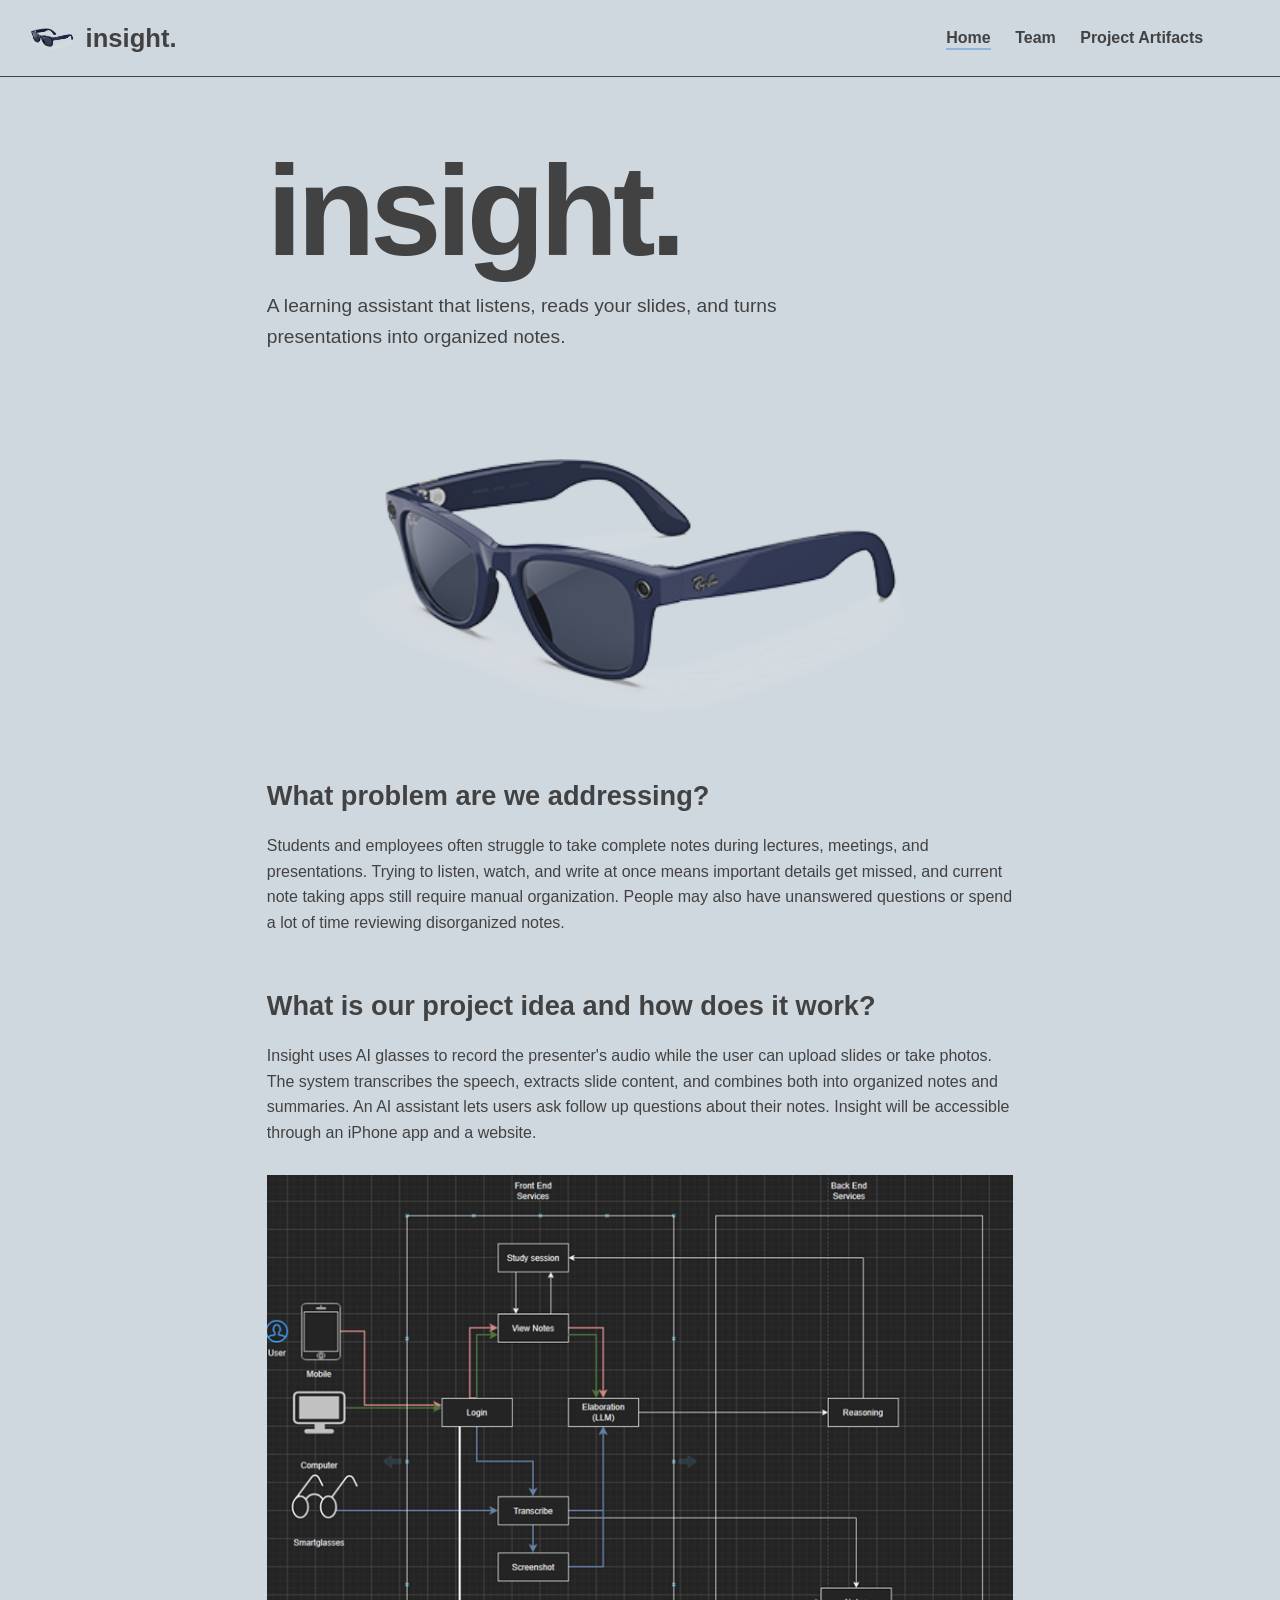
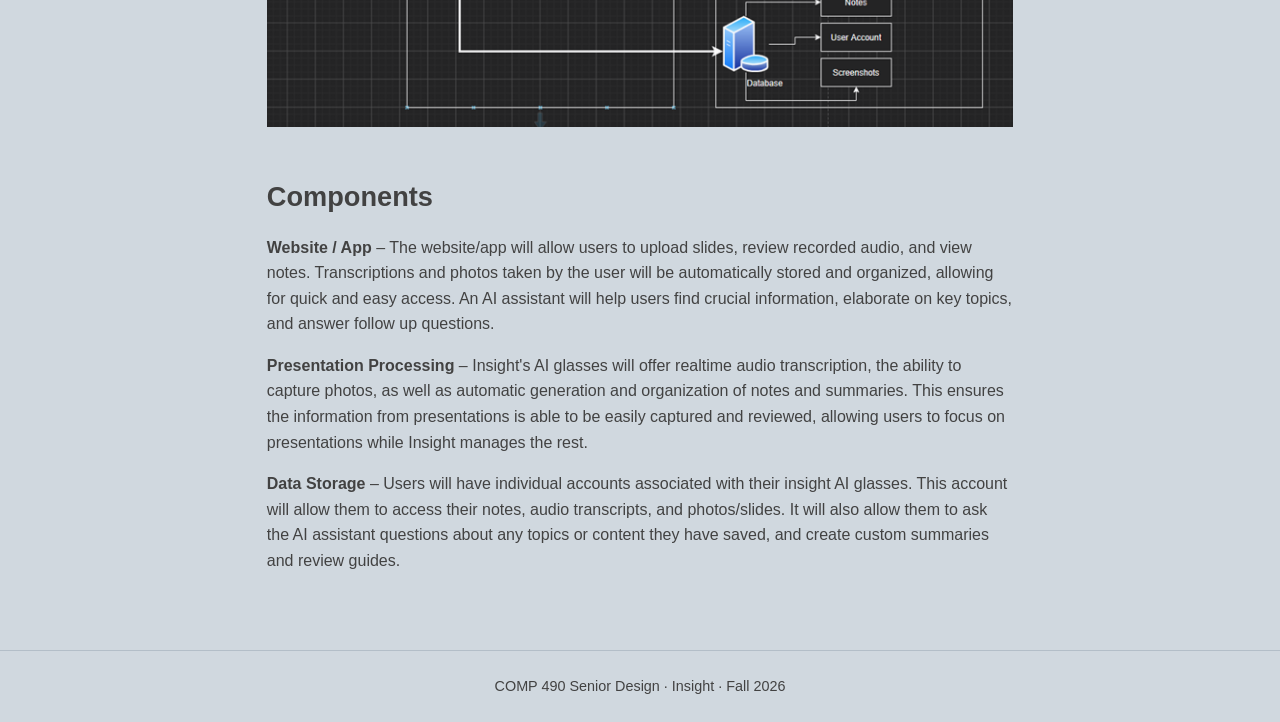
<file: index.html>
<!DOCTYPE html>
<html lang="en">
<head>
    <meta charset="utf-8">
    <meta name="viewport" content="width=device-width, initial-scale=1">
    <title>Insight</title>
    <link rel="stylesheet" href="style.css">
</head>
<body>

    <header>
        <a class="logo" href="index.html">
            <img src="images/glasses.png" alt="">
            <span>insight.</span>
        </a>

        <nav>
            <a href="index.html" aria-current="page">Home</a>
            <a href="team.html">Team</a>
            <a href="artifacts.html">Project Artifacts</a>
        </nav>
    </header>

    <main>

        <section class="hero">
            <h1>insight.</h1>
            <p>
                A learning assistant that listens, reads your slides,
                and turns presentations into organized notes.
            </p>
        </section>

        <div class="ph wide glasses-image">
            <img src="images/glasses.png" alt="Meta glasses / app screenshot">
        </div>

        <h2>What problem are we addressing?</h2>
        <p>
            Students and employees often struggle to take
            complete notes during lectures, meetings, and presentations.
            Trying to listen, watch, and write at once means important
            details get missed, and current note taking apps still require
            manual organization. People may also have unanswered
            questions or spend a lot of time reviewing disorganized notes.
        </p>

        <h2>What is our project idea and how does it work?</h2>
        <p>
            Insight uses AI glasses to record the presenter's
            audio while the user can upload slides or take photos. The system
            transcribes the speech, extracts slide content, and combines
            both into organized notes and summaries. An AI assistant lets
            users ask follow up questions about their notes. Insight will be
            accessible through an iPhone app and a website.
        </p>

        <div class="ph wide architecture-image">
            <img src="images/architecture.png" alt="Insight architecture diagram">
        </div>

        <h2>Components</h2>
        <p>
            <strong>Website / App</strong> &ndash; The website/app will allow users to upload slides, review recorded
            audio, and view notes. Transcriptions and photos taken by the user will be automatically stored and organized, allowing for quick and easy access.
            An AI assistant will help users find crucial information, elaborate on key topics, and answer follow up questions.
        </p>
        <p>
            <strong>Presentation Processing</strong> &ndash; Insight's AI glasses will offer realtime audio transcription, the ability to capture photos, as well as 
            automatic generation and organization of notes and summaries. This ensures the information from presentations is able to be easily captured and reviewed, 
            allowing users to focus on presentations while Insight manages the rest.
        </p>
        <p>
            <strong>Data Storage</strong> &ndash; Users will have individual accounts associated with their insight AI glasses. This account will allow them to access their notes,
            audio transcripts, and photos/slides. It will also allow them to ask the AI assistant questions about any topics or content they have saved, and create custom summaries and review guides.
        </p>

    </main>

    <footer>
        COMP 490 Senior Design &middot; Insight &middot; Fall 2026
    </footer>

</body>
</html>
</file>
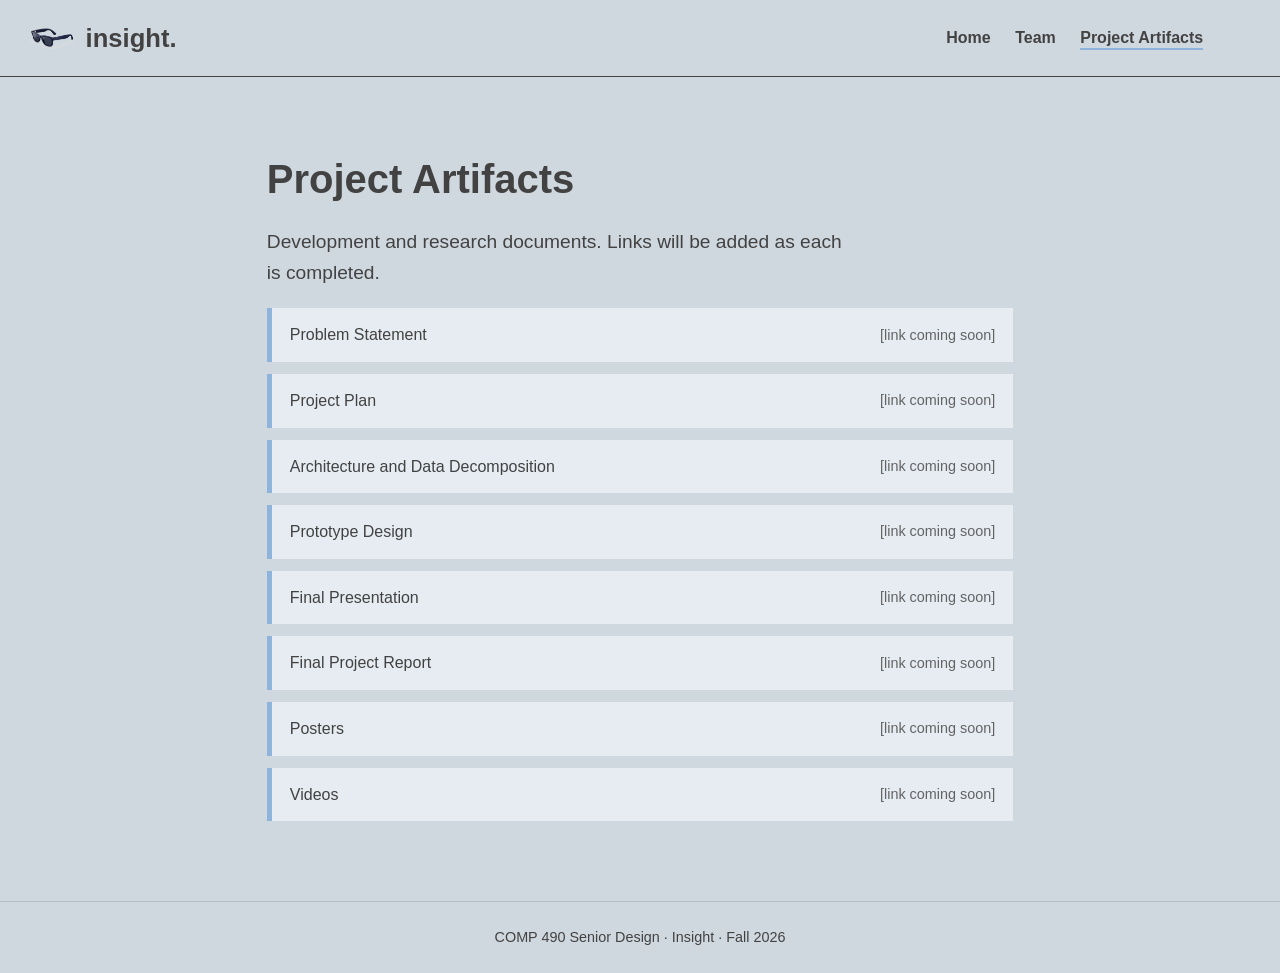
<file: artifacts.html>
<!DOCTYPE html>
<html lang="en">

<head>
    <meta charset="utf-8">
    <meta name="viewport" content="width=device-width, initial-scale=1">
    <title>Project Artifacts</title>
    <link rel="stylesheet" href="style.css">
</head>

<body>
    <header>
        <a class="logo" href="index.html">
            <img src="images/glasses.png" alt="">
            <span>insight.</span>
        </a>

        <nav>
            <a href="index.html">Home</a>
            <a href="team.html">Team</a>
            <a href="artifacts.html" aria-current="page">
                Project Artifacts
            </a>
        </nav>
    </header>


    <main>
        <section class="hero" style="padding-bottom: 0;">

            <h2 style="font-size: 2.5rem; margin: 0;">
                Project Artifacts
            </h2>

            <p>
                Development and research documents.
                Links will be added as each is completed.
            </p>

        </section>


        <ul class="list">
            <li>
                Problem Statement
                <span>[link coming soon]</span>
            </li>

            <li>
                Project Plan
                <span>[link coming soon]</span>
            </li>

            <li>
                Architecture and Data Decomposition
                <span>[link coming soon]</span>
            </li>

            <li>
                Prototype Design
                <span>[link coming soon]</span>
            </li>

            <li>
                Final Presentation
                <span>[link coming soon]</span>
            </li>

            <li>
                Final Project Report
                <span>[link coming soon]</span>
            </li>

            <li>
                Posters
                <span>[link coming soon]</span>
            </li>

            <li>
                Videos
                <span>[link coming soon]</span>
            </li>
        </ul>
    </main>

    <footer>
        COMP 490 Senior Design &middot;
        Insight &middot;
        Fall 2026
    </footer>

</body>
</html>
</file>
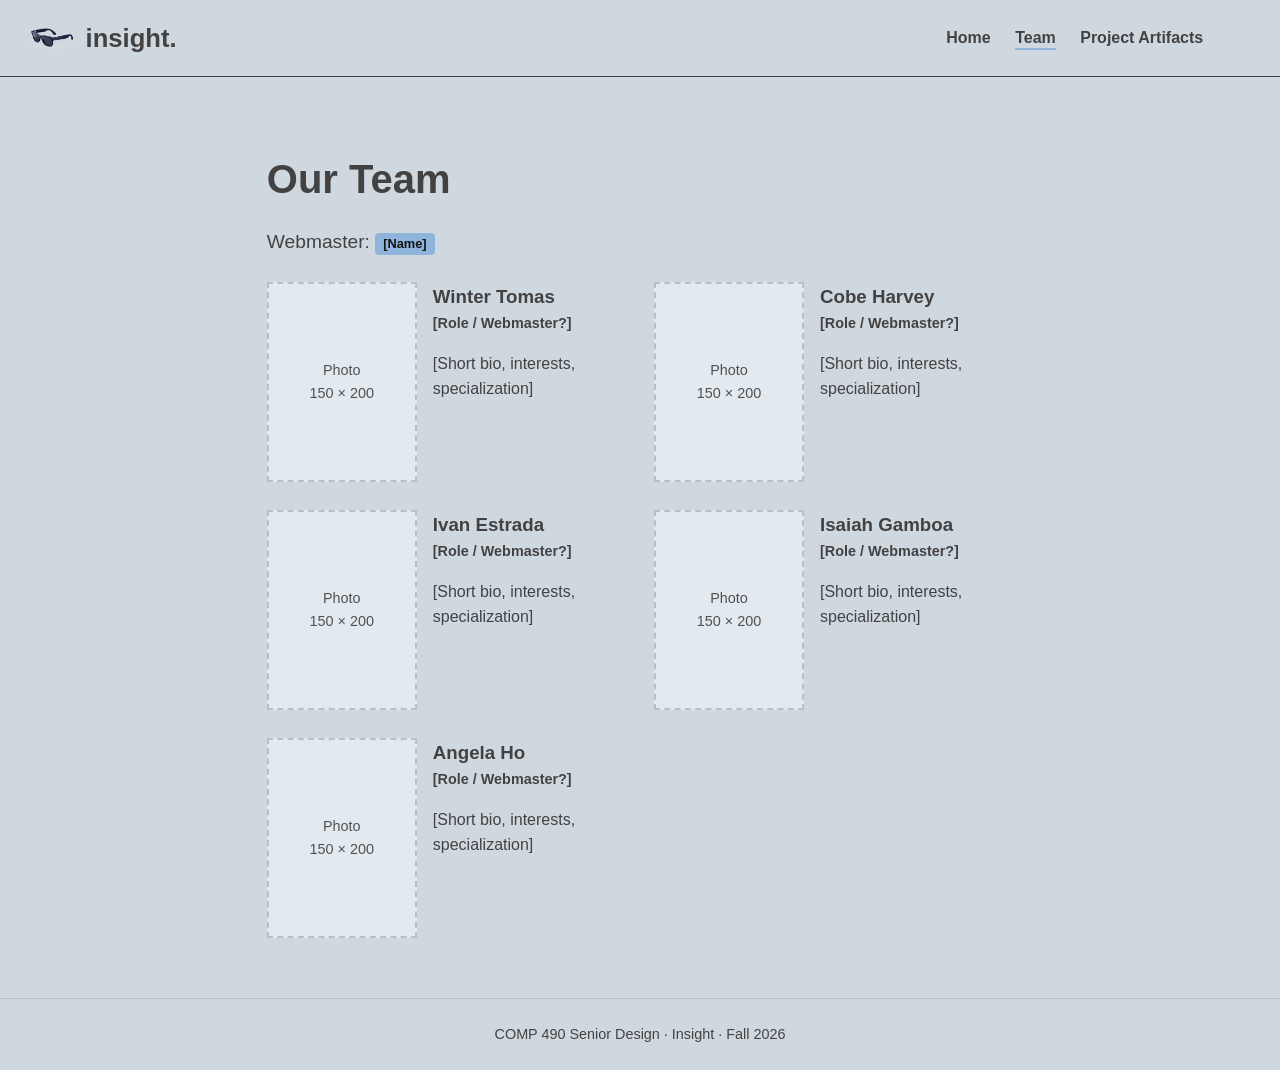
<file: team.html>
<!DOCTYPE html>
<html lang="en">

<head>
    <meta charset="utf-8">
    <meta name="viewport" content="width=device-width, initial-scale=1">
    <title>Team</title>
    <link rel="stylesheet" href="style.css">
</head>

<body>
    <header>
        <a class="logo" href="index.html">
            <img src="images/glasses.png" alt="">
            <span>insight.</span>
        </a>

        <nav>
            <a href="index.html">Home</a>
            <a href="team.html" aria-current="page">Team</a>
            <a href="artifacts.html">Project Artifacts</a>
        </nav>
    </header>

    <main>
        <section class="hero" style="padding-bottom: 0;">

            <h2 style="font-size: 2.5rem; margin: 0;">
                Our Team
            </h2>

            <p>
                Webmaster:
                <span class="webmaster">[Name]</span>
            </p>

        </section>

        <div class="team">

            <div class="member">

                <div class="ph">
                    Photo<br>
                    150 &times; 200
                </div>

                <div>
                    <h3>Winter Tomas</h3>
                    <p class="role">[Role / Webmaster?]</p>
                    <p>[Short bio, interests, specialization]</p>
                </div>

            </div>


            <div class="member">

                <div class="ph">
                    Photo<br>
                    150 &times; 200
                </div>

                <div>
                    <h3>Cobe Harvey</h3>
                    <p class="role">[Role / Webmaster?]</p>
                    <p>[Short bio, interests, specialization]</p>
                </div>

            </div>


            <div class="member">

                <div class="ph">
                    Photo<br>
                    150 &times; 200
                </div>

                <div>
                    <h3>Ivan Estrada</h3>
                    <p class="role">[Role / Webmaster?]</p>
                    <p>[Short bio, interests, specialization]</p>
                </div>

            </div>


            <div class="member">

                <div class="ph">
                    Photo<br>
                    150 &times; 200
                </div>

                <div>
                    <h3>Isaiah Gamboa</h3>
                    <p class="role">[Role / Webmaster?]</p>
                    <p>[Short bio, interests, specialization]</p>
                </div>

            </div>


            <div class="member">

                <div class="ph">
                    Photo<br>
                    150 &times; 200
                </div>

                <div>
                    <h3>Angela Ho</h3>
                    <p class="role">[Role / Webmaster?]</p>
                    <p>[Short bio, interests, specialization]</p>
                </div>

            </div>

        </div>
    </main>

    <footer>
        COMP 490 Senior Design &middot;
        Insight &middot;
        Fall 2026
    </footer>

</body>
</html>
</file>
<file: style.css>
:root {
    --bg: #d0d8df;
    --ink: #424242;
    --panel: #e6ecf1;
    --accent: #8fb4dc;
    --line: #b3bec8;
}

@media (prefers-color-scheme: dark) {
    :root {
        --bg: #2e3236;
        --ink: #e8ecef;
        --panel: #3a3f44;
        --accent: #6f9ccc;
        --line: #555c63;
    }
}

* {
    box-sizing: border-box;
}

body {
    margin: 0;
    background: var(--bg);
    color: var(--ink);
    font-family: Helvetica, Arial, sans-serif;
    line-height: 1.6;
}

a:focus-visible {
    outline: 3px solid var(--accent);
    outline-offset: 3px;
}

/* Header and navigation */

header {
    display: flex;
    justify-content: space-between;
    align-items: center;
    flex-wrap: wrap;
    gap: 12px;
    padding: 12px 6vw 12px 2vw;
    border-bottom: 1px solid var(--ink);
}

.logo {
    display: inline-flex;
    align-items: center;
    gap: 8px;
    font-size: 1.6rem;
    font-weight: 700;
    text-decoration: none;
    color: var(--ink);
}

.logo img {
    width: 52px;
    height: 52px;
    object-fit: contain;
    display: block;
}

nav a {
    margin-left: 20px;
    color: var(--ink);
    text-decoration: none;
    font-weight: 600;
    padding-bottom: 2px;
}

nav a:hover,
nav a[aria-current] {
    border-bottom: 2px solid var(--accent);
}

/* Main content */
main {
    max-width: 900px;
    margin: 0 auto;
    padding: 0 6vw 60px;
}

.hero {
    padding: 70px 0 30px;
}

.hero h1 {
    font-size: clamp(3.5rem, 13vw, 8rem);
    line-height: 1;
    margin: 0;
    letter-spacing: -.04em;
}

.hero p {
    font-size: 1.2rem;
    max-width: 36rem;
    margin-top: 16px;
}

h2 {
    font-size: 1.7rem;
    margin: 48px 0 8px;
}

/* Placeholder containers */
.ph {
    background: var(--panel);
    border: 2px dashed var(--line);
    display: flex;
    align-items: center;
    justify-content: center;
    text-align: center;
    padding: 12px;
    font-size: .9rem;
    opacity: .9;
}

.wide {
    height: 300px;
    margin: 24px 0;
}

/* Glasses image */
.glasses-image {
    border: none;
    background: transparent;
    padding: 0;
    overflow: visible;
}

.glasses-image img {
    display: block;
    width: 85%;
    max-width: 800px;
    height: auto;
    border: none;
    object-fit: contain;
    margin: 0 auto;
}

/* Architecture image */
.architecture-image {
    display: block;
    position: relative;
    clear: both;
    width: 100%;
    height: auto;
    max-height: none;
    margin: 30px auto;
    padding: 0;
    border: none;
    background: transparent;
    overflow: visible;
}

.architecture-image img {
    display: block;
    position: static;
    width: 100%;
    max-width: 750px;
    height: auto;
    max-height: none;
    object-fit: contain;
    margin: 0 auto;
}

/* Team section */
.team {
    display: grid;
    grid-template-columns: repeat(auto-fill, minmax(260px, 1fr));
    gap: 28px;
    margin-top: 24px;
}

.member {
    display: flex;
    gap: 16px;
    align-items: flex-start;
}

.member .ph,
.member img {
    width: 150px;
    height: 200px;
    flex: none;
    object-fit: cover;
}

.member h3 {
    margin: 0;
}

.role {
    font-size: .9rem;
    font-weight: 600;
    margin: 0 0 6px;
}

.webmaster {
    display: inline-block;
    background: var(--accent);
    color: #111;
    padding: 1px 8px;
    border-radius: 4px;
    font-size: .8rem;
    font-weight: 700;
}

/* Lists */
.list {
    list-style: none;
    padding: 0;
    margin: 20px 0;
}

.list li {
    display: flex;
    justify-content: space-between;
    align-items: center;
    gap: 12px;
    background: var(--panel);
    border-left: 5px solid var(--accent);
    padding: 14px 18px;
    margin-bottom: 12px;
}

.list span {
    font-size: .9rem;
    opacity: .8;
}

/* Footer */
footer {
    text-align: center;
    padding: 24px;
    border-top: 1px solid var(--line);
    font-size: .9rem;
}
</file>
